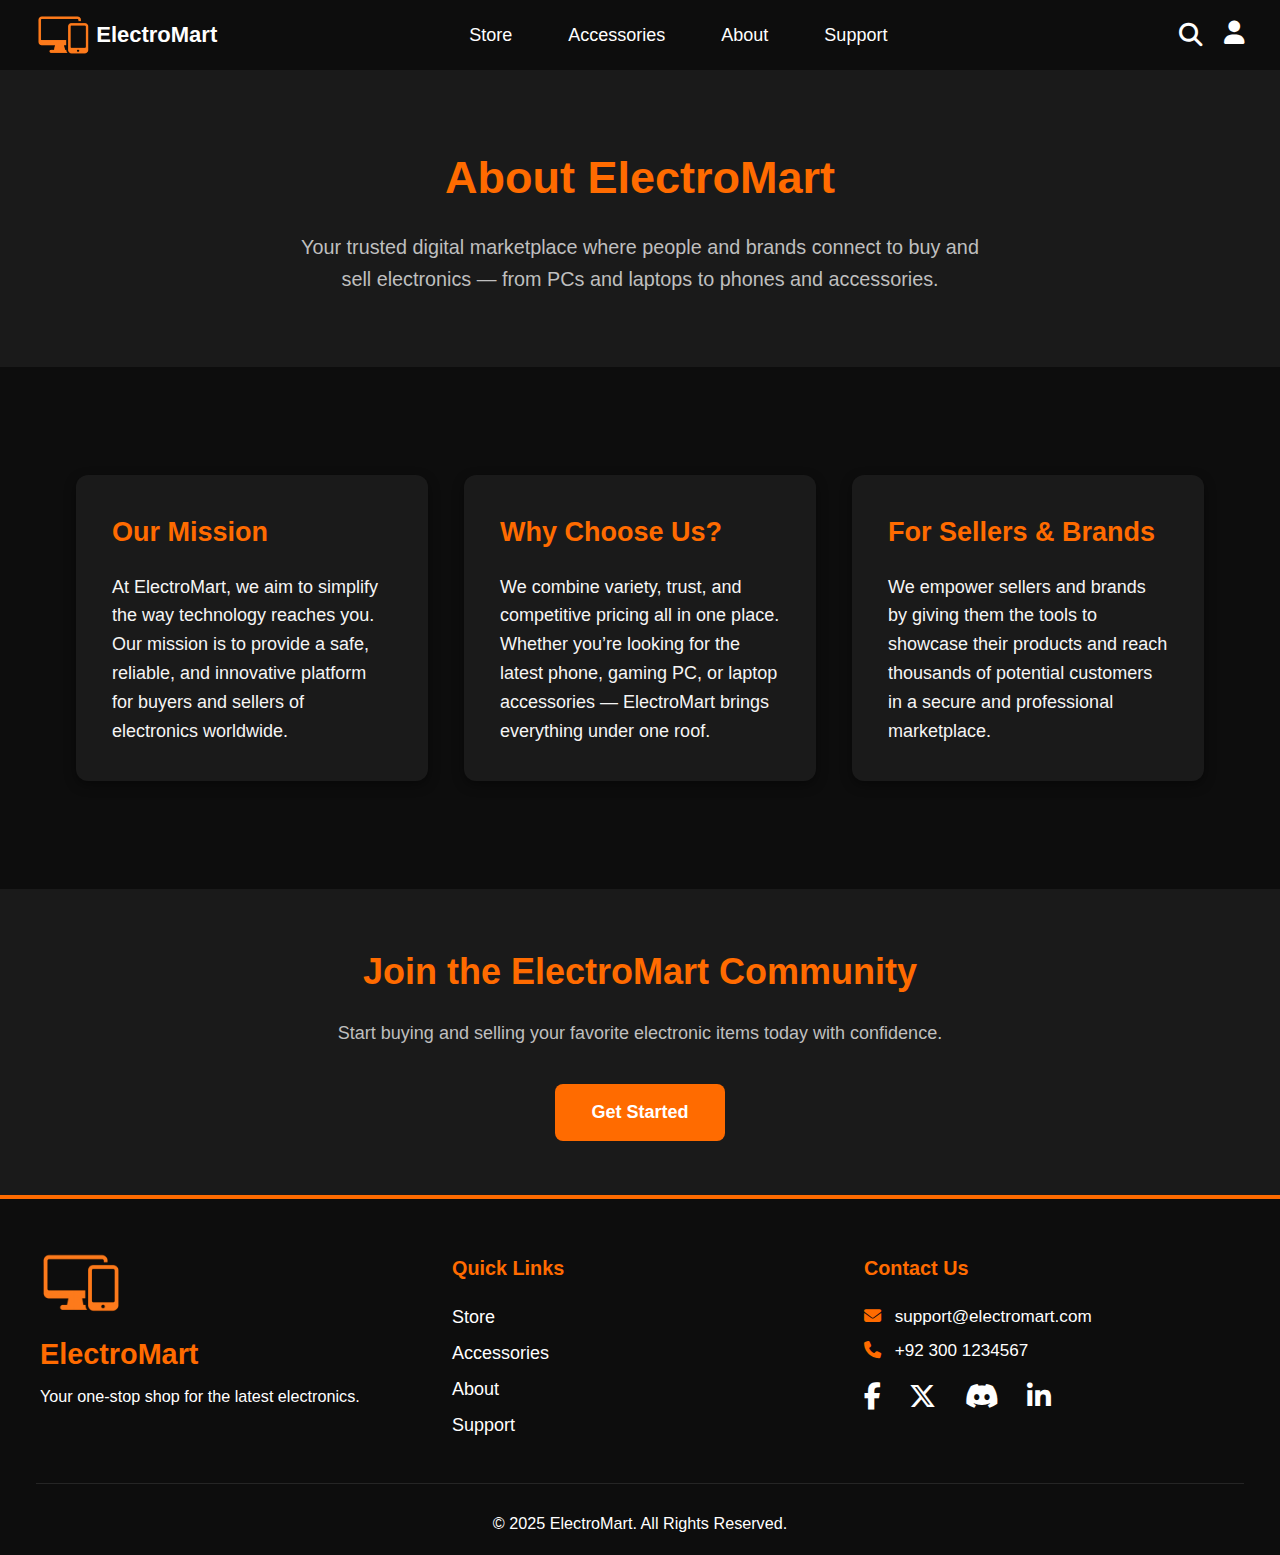
<file: about.html>
<!DOCTYPE html>
<html lang="en">

<head>
    <meta charset="UTF-8">
    <meta name="viewport" content="width=device-width, initial-scale=1.0">
    <title>ElectroMart | About</title>
    <link href="https://fonts.googleapis.com/css2?family=Poppins:wght@400;500;600&display=swap" rel="stylesheet">
    <link rel="stylesheet" href="https://cdnjs.cloudflare.com/ajax/libs/font-awesome/6.7.2/css/all.min.css"
        crossorigin="anonymous">
    <link rel="icon" type="image/png" href="./Images/Logo1.png">
    <link rel="stylesheet" href="./Css/global.css">
    <link rel="stylesheet" href="./Css/about.css">
</head>

<body>
    <nav class="navbar">
        <!-- Left: Logo -->
        <div class="navbar-logo">
            <a href="./index.html">
                <img src="./Images/Logo1.png" alt="ElectroMart Logo" class="navbar-logo-img">
                ElectroMart
            </a>
        </div>

        <!-- Center: Links -->
        <ul class="navbar-links">
            <li><a href="./store.html">Store</a></li>
            <li><a href="./accessories.html">Accessories</a></li>
            <li><a href="./about.html">About</a></li>
            <li><a href="./support.html">Support</a></li>
        </ul>

        <!-- Right:Icons -->
        <div class="navbar-icons">
            <div class="search-container">
                <input type="text" class="search-input" placeholder="Search...">
                <button class="search-btn" aria-label="Search">
                    <i class="fas fa-search"></i>
                </button>
            </div>

            <a href="#" class="icon-link" aria-label="Login">
                <i class="fas fa-user"></i>
            </a>

        </div>
        <div class="login-modal" id="loginModal">
            <div class="login-content">
                <span class="close-modal" id="closeLogin">&times;</span>
                <h2>Login</h2>
                <form>
                    <input type="text" placeholder="Username" required>
                    <input type="password" placeholder="Password" required>
                    <button type="submit">Login</button>
                </form>
            </div>
        </div>
    </nav>

    <!-- Hero Header -->
    <section class="about-header">
        <h1>About ElectroMart</h1>
        <p>Your trusted digital marketplace where people and brands connect to buy and sell electronics — from PCs and
            laptops to phones and accessories.</p>
    </section> 
    
    <!-- About Content -->
    
    <section class="about-section">
        <div class="about-card">
            <h2>Our Mission</h2>
            <p>At ElectroMart, we aim to simplify the way technology reaches you. Our mission is to provide a safe,
                reliable, and innovative platform for buyers and sellers of electronics worldwide.</p>
        </div>
        <div class="about-card">
            <h2>Why Choose Us?</h2>
            <p>We combine variety, trust, and competitive pricing all in one place. Whether you’re looking for the
                latest phone, gaming PC, or laptop accessories — ElectroMart brings everything under one roof.</p>
        </div>
        <div class="about-card">
            <h2>For Sellers & Brands</h2>
            <p>We empower sellers and brands by giving them the tools to showcase their products and reach thousands of
                potential customers in a secure and professional marketplace.</p>
        </div>
    </section> 
    
    <!-- Call to Action -->
    
    <section class="cta-section">
        <h2>Join the ElectroMart Community</h2>
        <p>Start buying and selling your favorite electronic items today with confidence.</p> <a href="#">Get
            Started</a>
    </section>

    <!-- Footer  -->
    <footer class="footer">
        <div class="footer-container">
            <!-- Brand -->
            <div class="footer-brand">
                <img src="./Images/Logo1.png" alt="ElectroMart Logo" class="footer-logo">
                <h3>ElectroMart</h3>
                <p>Your one-stop shop for the latest electronics.</p>
            </div>

            <!-- Quick Links -->
            <div class="footer-links">
                <h4>Quick Links</h4>
                <ul>
                    <li><a href="./store.html">Store</a></li>
                    <li><a href="./accessories.html">Accessories</a></li>
                    <li><a href="./about.html">About</a></li>
                    <li><a href="./support.html">Support</a></li>
                </ul>
            </div>

            <!-- Contact -->
            <div class="footer-contact">
                <h4>Contact Us</h4>
                <p><i class="fas fa-envelope"></i> support@electromart.com</p>
                <p><i class="fas fa-phone"></i> +92 300 1234567</p>
                <div class="footer-socials">
                    <a href="#"><i class="fab fa-facebook-f"></i></a>
                    <a href="https://x.com/areeb20004" target="_blank" rel="noopener noreferrer">
                        <i class="fab fa-x-twitter"></i>
                    </a>
                    <a href="https://discord.gg/ST2KZttK7k" target="_blank" rel="noopener noreferrer">
                        <i class="fab fa-discord"></i>
                    </a>
                    <a href="https://www.linkedin.com/in/areeb-khan0" target="_blank" rel="noopener noreferrer">
                        <i class="fab fa-linkedin-in"></i>
                    </a>
                </div>
            </div>
        </div>

        <div class="footer-bottom">
            <p>&copy; 2025 ElectroMart. All Rights Reserved.</p>
        </div>
    </footer>


    <script src="./Javascript/global.js"></script>

</body>

</html>
</file>
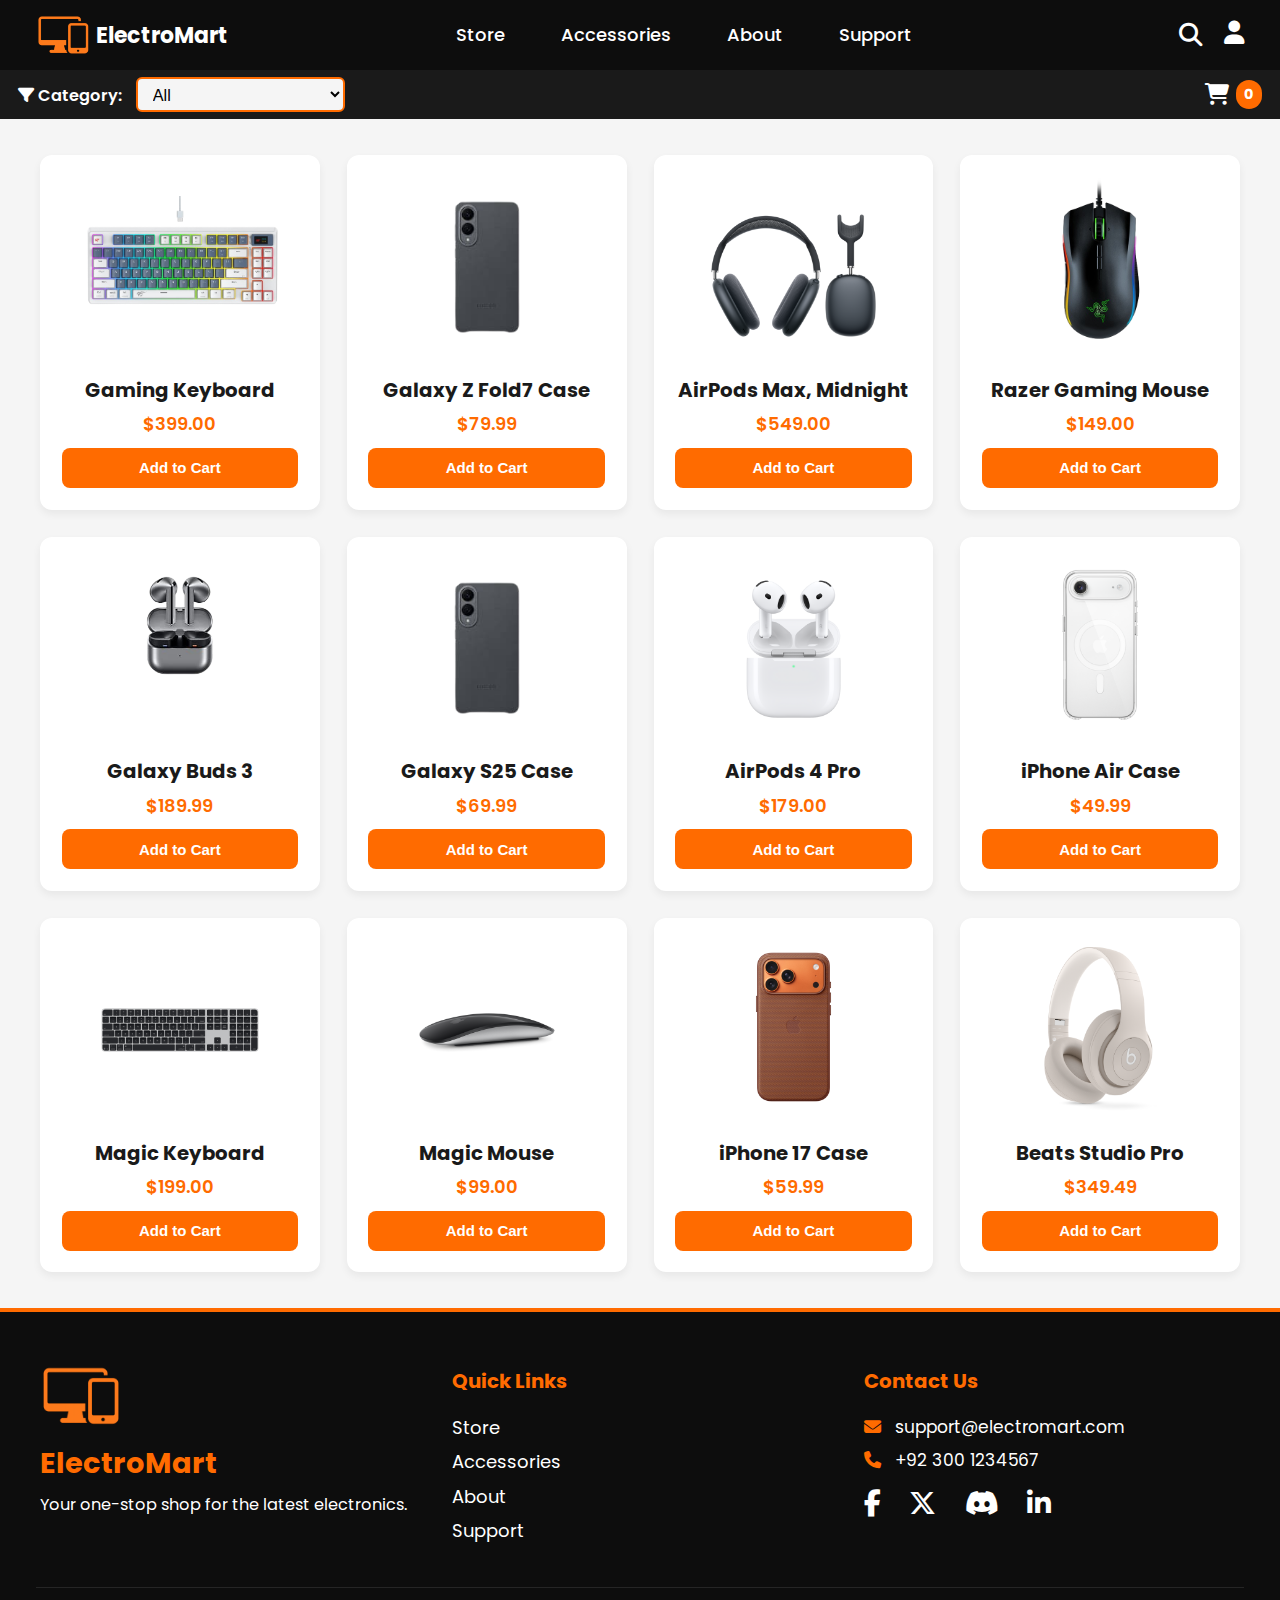
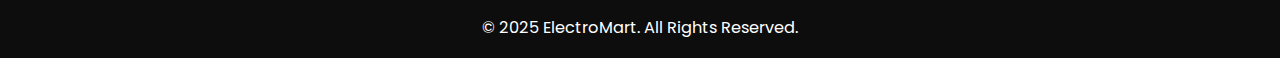
<file: accessories.html>
<!DOCTYPE html>
<html lang="en">

<head>
    <meta charset="UTF-8">
    <meta name="viewport" content="width=device-width, initial-scale=1.0">
    <title>ElectroMart | Accessories</title>
    <link href="https://fonts.googleapis.com/css2?family=Poppins:wght@400;500;600&display=swap" rel="stylesheet">
    <link rel="stylesheet" href="https://cdnjs.cloudflare.com/ajax/libs/font-awesome/6.7.2/css/all.min.css"
        crossorigin="anonymous">
    <link rel="icon" type="image/png" href="./Images/Logo1.png">
    <link rel="stylesheet" href="./Css/global.css">
    <link rel="stylesheet" href="./Css/accessories.css">
</head>

<body>
    <nav class="navbar">
        <!-- Left: Logo -->
        <div class="navbar-logo">
            <a href="./index.html">
                <img src="./Images/Logo1.png" alt="ElectroMart Logo" class="navbar-logo-img">
                ElectroMart
            </a>
        </div>

        <!-- Center: Links -->
        <ul class="navbar-links">
            <li><a href="./store.html">Store</a></li>
            <li><a href="./accessories.html">Accessories</a></li>
            <li><a href="./about.html">About</a></li>
            <li><a href="./support.html">Support</a></li>
        </ul>

        <!-- Right:Icons -->
        <div class="navbar-icons">
            <div class="search-container">
                <input type="text" class="search-input" placeholder="Search...">
                <button class="search-btn" aria-label="Search">
                    <i class="fas fa-search"></i>
                </button>
            </div>

            <a href="#" class="icon-link" aria-label="Login">
                <i class="fas fa-user"></i>
            </a>

        </div>
        <div class="login-modal" id="loginModal">
            <div class="login-content">
                <span class="close-modal" id="closeLogin">&times;</span>
                <h2>Login</h2>
                <form>
                    <input type="text" placeholder="Username" required>
                    <input type="password" placeholder="Password" required>
                    <button type="submit">Login</button>
                </form>
            </div>
        </div>
    </nav>

    <!-- Category Filter Bar -->
    <section class="filter-bar">
        <div class="filter-container">
            <label for="categorySelect"><i class="fas fa-filter"></i> Category:</label>
            <select id="categorySelect">
                <option value="all">All</option>
                <option value="phonec">Phone Cases</option>
                <option value="ca">Computer Accessories</option>
                <option value="wear">Wearables</option>
            </select>
        </div>

        <!--  Cart Icon + Counter -->
        <div class="cart-container">
            <i class="fas fa-shopping-cart"></i>
            <span id="cartCount">0</span>
        </div>
    </section>

    <!-- Accessories Grid -->
    <main class="accessories">
        <div class="product-grid">
            <div class="product-card" data-category="ca" id="a1">
                <img src="./Accessories-img/Gaming Keyboard.png" alt="White gaming keyboard">
                <h3>Gaming Keyboard</h3>
                <p>$399.00</p>
                <button class="btn-primary">Add to Cart</button>
            </div>

            <div class="product-card" data-category="phonec" id="a2">
                <img src="./Accessories-img/Samsung cASE.png " alt="Samsung Fold Case">
                <h3>Galaxy Z Fold7 Case</h3>
                <p>$79.99</p>
                <button class="btn-primary">Add to Cart</button>
            </div>

            <div class="product-card" data-category="wear" id="a3">
                <img src="./Accessories-img/Black headphones.png" alt="AirPods Max, Midnight">
                <h3>AirPods Max, Midnight</h3>
                <p>$549.00</p>
                <button class="btn-primary">Add to Cart</button>
            </div>

            <div class="product-card" data-category="ca" id="a4">
                <img src="./Accessories-img/Gaming mouse.png" alt="Razer Gaming Mouse">
                <h3>Razer Gaming Mouse</h3>
                <p>$149.00</p>
                <button class="btn-primary">Add to Cart</button>
            </div>

            <div class="product-card" data-category="wear" id="a5">
                <img src="./Accessories-img/Black Ear buds.png" alt="Samsung black Earbuds">
                <h3>Galaxy Buds 3</h3>
                <p>$189.99</p>
                <button class="btn-primary">Add to Cart</button>
            </div>

            <div class="product-card" data-category="phonec" id="a6">
                <img src="./Accessories-img/Samsung cASE.png" alt="Samgsung Case">
                <h3>Galaxy S25 Case</h3>
                <p>$69.99</p>
                <button class="btn-primary">Add to Cart</button>
            </div>
            <div class="product-card" data-category="wear" id="a7">
                <img src="./Accessories-img/Airpods 45.png" alt="Airpods 4 ">
                <h3>AirPods 4 Pro</h3>
                <p>$179.00</p>
                <button class="btn-primary">Add to Cart</button>
            </div>
            <div class="product-card" data-category="phonec" id="a8">
                <img src="./Accessories-img/White Iphone Air case.png" alt="Iphone Air Case">
                <h3>iPhone Air Case</h3>
                <p>$49.99</p>
                <button class="btn-primary">Add to Cart</button>
            </div>
            <div class="product-card" data-category="ca" id="a9">
                <img src="./Accessories-img/Mac keyboard.png" alt="Mac Keyboard">
                <h3>Magic Keyboard</h3>
                <p>$199.00</p>
                <button class="btn-primary">Add to Cart</button>
            </div>
            <div class="product-card" data-category="ca" id="a10">
                <img src="./Accessories-img/Mac Mouse.png" alt="Mac Mouse">
                <h3>Magic Mouse</h3>
                <p>$99.00</p>
                <button class="btn-primary">Add to Cart</button>
            </div>
            <div class="product-card" data-category="phonec" id="a11">
                <img src="./Images/MGFC4.png" alt="Iphone Case">
                <h3>iPhone 17 Case</h3>
                <p>$59.99</p>
                <button class="btn-primary">Add to Cart</button>
            </div>
            <div class="product-card" data-category="wear" id="a12">
                <img src="./Accessories-img/White Headphones.png" alt="Beats white airpods">
                <h3>Beats Studio Pro</h3>
                <p>$349.49</p>
                <button class="btn-primary">Add to Cart</button>
            </div>
        </div>
    </main>

    <!-- Footer  -->
    <footer class="footer">
        <div class="footer-container">
            <!-- Brand -->
            <div class="footer-brand">
                <img src="./Images/Logo1.png" alt="ElectroMart Logo" class="footer-logo">
                <h3>ElectroMart</h3>
                <p>Your one-stop shop for the latest electronics.</p>
            </div>

            <!-- Quick Links -->
            <div class="footer-links">
                <h4>Quick Links</h4>
                <ul>
                    <li><a href="./store.html">Store</a></li>
                    <li><a href="./accessories.html">Accessories</a></li>
                    <li><a href="./about.html">About</a></li>
                    <li><a href="./support.html">Support</a></li>
                </ul>
            </div>

            <!-- Contact -->
            <div class="footer-contact">
                <h4>Contact Us</h4>
                <p><i class="fas fa-envelope"></i> support@electromart.com</p>
                <p><i class="fas fa-phone"></i> +92 300 1234567</p>
                <div class="footer-socials">
                    <a href="#"><i class="fab fa-facebook-f"></i></a>
                    <a href="https://x.com/areeb20004" target="_blank" rel="noopener noreferrer">
                        <i class="fab fa-x-twitter"></i>
                    </a>
                    <a href="https://discord.gg/ST2KZttK7k" target="_blank" rel="noopener noreferrer">
                        <i class="fab fa-discord"></i>
                    </a>
                    <a href="https://www.linkedin.com/in/areeb-khan0" target="_blank" rel="noopener noreferrer">
                        <i class="fab fa-linkedin-in"></i>
                    </a>
                </div>
            </div>
        </div>

        <div class="footer-bottom">
            <p>&copy; 2025 ElectroMart. All Rights Reserved.</p>
        </div>
    </footer>


    <script src="./Javascript/global.js"></script>
    <script src="./Javascript/accessories.js"></script>

</body>

</html>
</file>
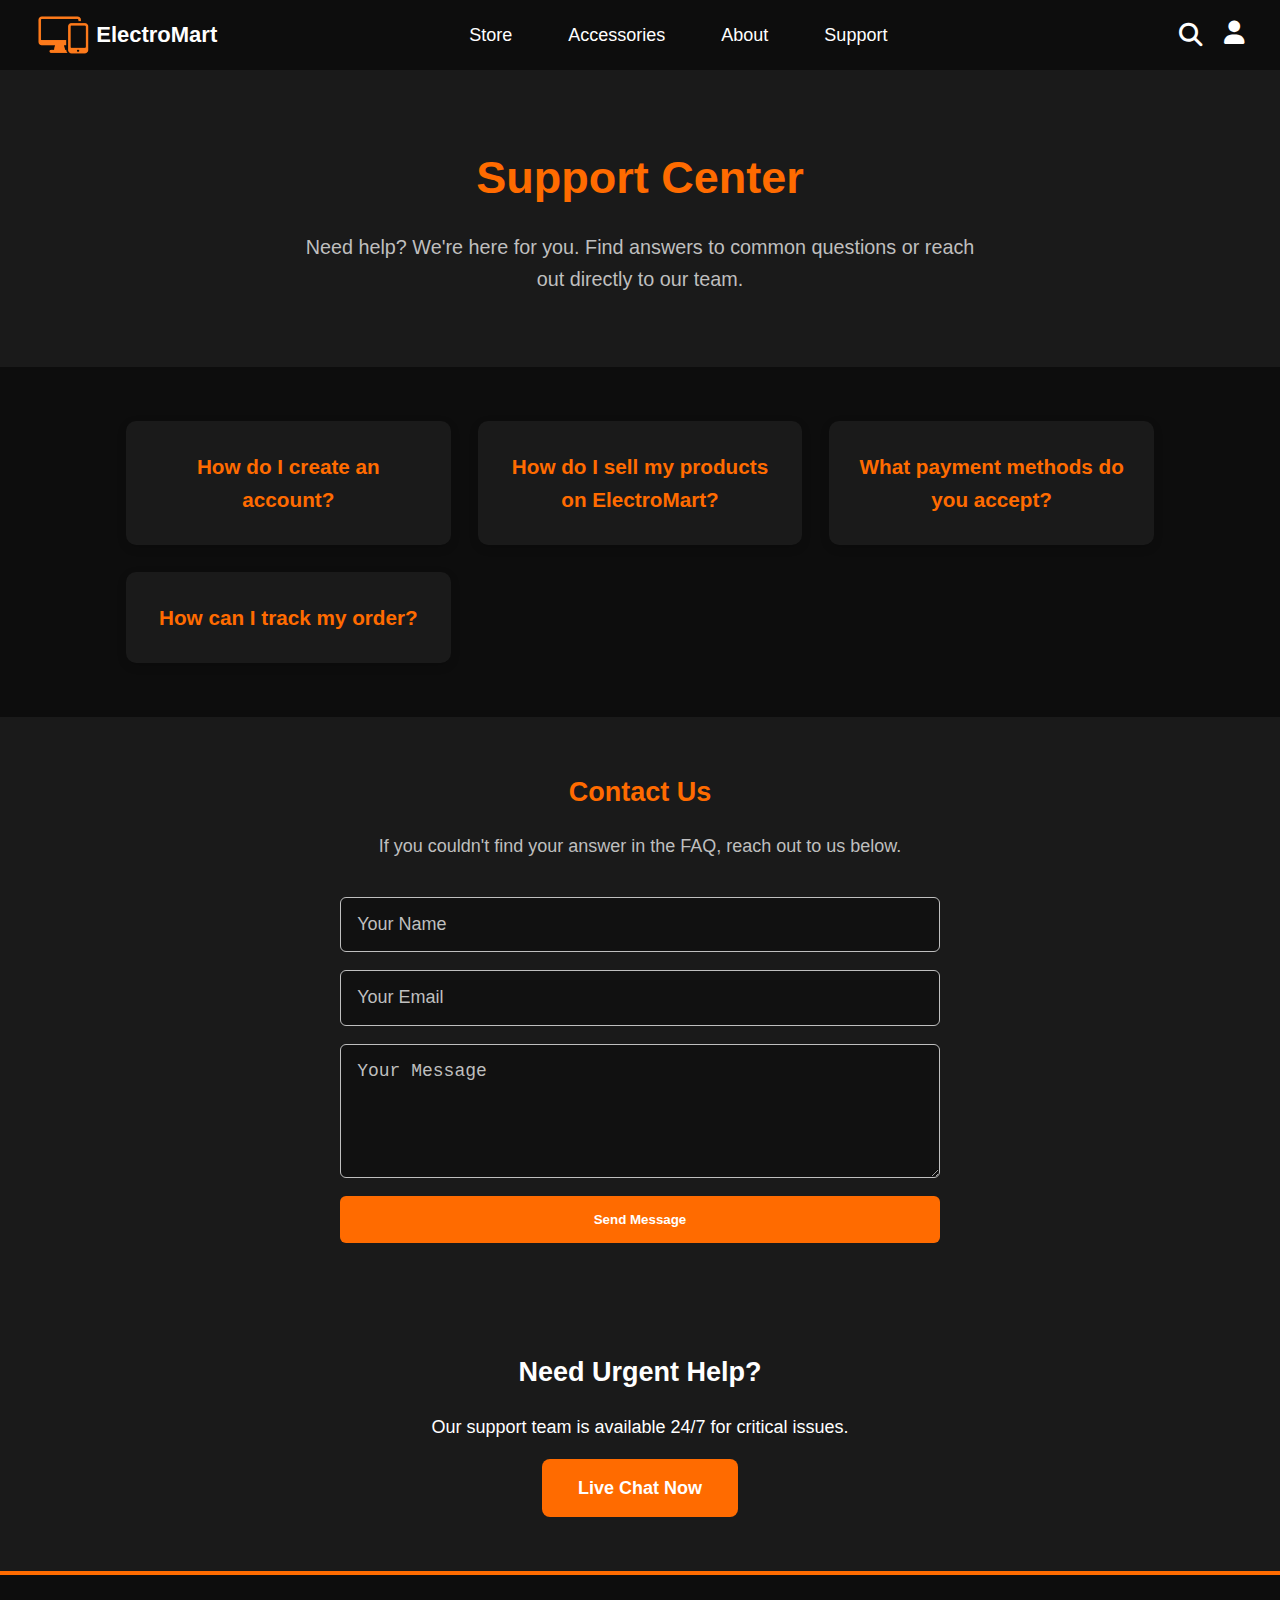
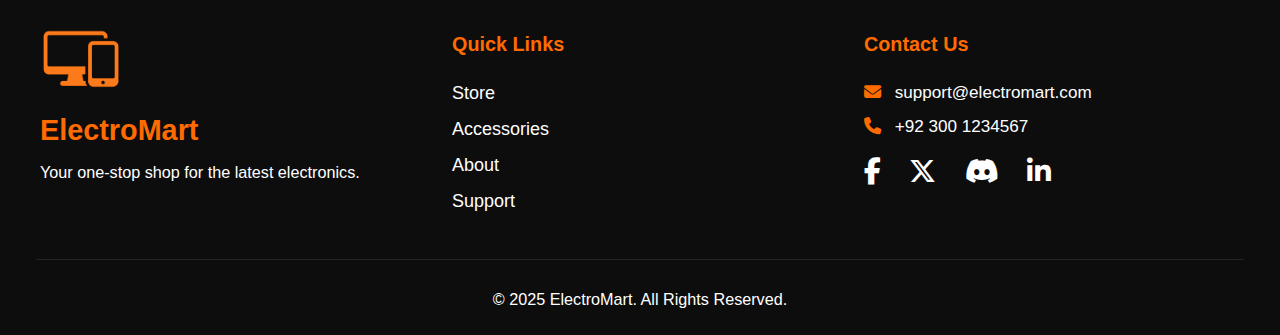
<file: support.html>
<!DOCTYPE html>
<html lang="en">

<head>
    <meta charset="UTF-8">
    <meta name="viewport" content="width=device-width, initial-scale=1.0">
    <title>ElectroMart | Support </title>
    <link href="https://fonts.googleapis.com/css2?family=Poppins:wght@400;500;600&display=swap" rel="stylesheet">
    <link rel="stylesheet" href="https://cdnjs.cloudflare.com/ajax/libs/font-awesome/6.7.2/css/all.min.css"
        crossorigin="anonymous">
    <link rel="icon" type="image/png" href="./Images/Logo1.png">
    <link rel="stylesheet" href="./Css/global.css">
    <link rel="stylesheet" href="./Css/support.css">
</head>

<body>
    <nav class="navbar">
        <!-- Left: Logo -->
        <div class="navbar-logo">
            <a href="./index.html">
                <img src="./Images/Logo1.png" alt="ElectroMart Logo" class="navbar-logo-img">
                ElectroMart
            </a>
        </div>

        <!-- Center: Links -->
        <ul class="navbar-links">
            <li><a href="./store.html">Store</a></li>
            <li><a href="./accessories.html">Accessories</a></li>
            <li><a href="./about.html">About</a></li>
            <li><a href="./support.html">Support</a></li>
        </ul>

        <!-- Right:Icons -->
        <div class="navbar-icons">
            <div class="search-container">
                <input type="text" class="search-input" placeholder="Search...">
                <button class="search-btn" aria-label="Search">
                    <i class="fas fa-search"></i>
                </button>
            </div>

            <a href="#" class="icon-link" aria-label="Login">
                <i class="fas fa-user"></i>
            </a>

        </div>
        <div class="login-modal" id="loginModal">
            <div class="login-content">
                <span class="close-modal" id="closeLogin">&times;</span>
                <h2>Login</h2>
                <form>
                    <input type="text" placeholder="Username" required>
                    <input type="password" placeholder="Password" required>
                    <button type="submit">Login</button>
                </form>
            </div>
        </div>
    </nav>

    <!-- Header -->
    <section class="support-header">
        <h1>Support Center</h1>
        <p>Need help? We're here for you. Find answers to common questions or reach out directly to our team.</p>
    </section>
    <!-- FAQ Section -->
    <section class="faq-section">
        <div class="faq-item"
            data-answer="Click on the Sign Up button at the top-right of the page and fill out the form with your details.">
            <p class="faq-question">How do I create an account?</p>
        </div>
        <div class="faq-item"
            data-answer="Register as a seller by selecting 'Become a Seller' in your account dashboard and follow the setup steps.">
            <p class="faq-question">How do I sell my products on ElectroMart?</p>
        </div>
        <div class="faq-item" data-answer="We support credit/debit cards, PayPal, and secure wallet payments.">
            <p class="faq-question">What payment methods do you accept?</p>
        </div>
        <div class="faq-item"
            data-answer="Go to 'My Orders' in your profile to view shipping updates and tracking details.">
            <p class="faq-question">How can I track my order?</p>
        </div>
    </section> 
    
    <!-- FAQ Modal -->
    <div class="faq-modal" id="faqModal">
        <div class="faq-modal-content"> <span class="faq-close">&times;</span>
            <h3 class="faq-modal-question"></h3>
            <p class="faq-modal-answer"></p>
        </div>
    </div>
    <!-- Contact Form -->
    <section class="contact-section">
        <h2>Contact Us</h2>
        <p>If you couldn't find your answer in the FAQ, reach out to us below.</p>
        <form class="contact-form"> <input type="text" placeholder="Your Name" required> <input type="email"
                placeholder="Your Email" required> <textarea rows="5" placeholder="Your Message" required></textarea>
            <button type="submit">Send Message</button>
        </form>
    </section>
    <!-- Footer CTA -->
    <section class="cta-section">
        <h2>Need Urgent Help?</h2>
        <p>Our support team is available 24/7 for critical issues.</p> <a href="#">Live Chat Now</a>
    </section>
    <!-- Footer  -->
    <footer class="footer">
        <div class="footer-container">
            <!-- Brand -->
            <div class="footer-brand">
                <img src="./Images/Logo1.png" alt="ElectroMart Logo" class="footer-logo">
                <h3>ElectroMart</h3>
                <p>Your one-stop shop for the latest electronics.</p>
            </div>

            <!-- Quick Links -->
            <div class="footer-links">
                <h4>Quick Links</h4>
                <ul>
                    <li><a href="./store.html">Store</a></li>
                    <li><a href="./accessories.html">Accessories</a></li>
                    <li><a href="./about.html">About</a></li>
                    <li><a href="./support.html">Support</a></li>
                </ul>
            </div>

            <!-- Contact -->
            <div class="footer-contact">
                <h4>Contact Us</h4>
                <p><i class="fas fa-envelope"></i> support@electromart.com</p>
                <p><i class="fas fa-phone"></i> +92 300 1234567</p>
                <div class="footer-socials">
                    <a href="#"><i class="fab fa-facebook-f"></i></a>
                    <a href="https://x.com/areeb20004" target="_blank" rel="noopener noreferrer">
                        <i class="fab fa-x-twitter"></i>
                    </a>
                    <a href="https://discord.gg/ST2KZttK7k" target="_blank" rel="noopener noreferrer">
                        <i class="fab fa-discord"></i>
                    </a>
                    <a href="https://www.linkedin.com/in/areeb-khan0" target="_blank" rel="noopener noreferrer">
                        <i class="fab fa-linkedin-in"></i>
                    </a>
                </div>
            </div>
        </div>

        <div class="footer-bottom">
            <p>&copy; 2025 ElectroMart. All Rights Reserved.</p>
        </div>
    </footer>


    <script src="./Javascript/global.js"></script>
    <script src="./Javascript/support.js"></script>

</body>

</html>
</file>
<file: Css/global.css>
* {
  margin: 0;
  padding: 0;
  box-sizing: border-box;
}

html {
  font-size: 18px;
  font-family: 'Poppins', sans-serif;
}

body {
  min-height: 100vh;
  background-color: var(--color-light);
  display: flex;
  flex-direction: column;
}

/* THEME */
:root {
  /* 🌐 Core Colors */
  --color-primary: #FF6B00;
  /* Vibrant Orange - Highlights, buttons */
  --color-secondary: #0D0D0D;
  /* Jet Black - Navbar background */
  --color-accent: #BFBFBF;
  /* Cool Gray - Borders, subtle UI */

  /* ⚪ Neutrals */
  --color-light: #F5F5F5;
  /* Light Grayish white background */
  --color-dark: #1A1A1A;
  /* Dark gray for cards/sections */
  --color-white: #FFFFFF;
  /* Pure white for text/icons */

  /* Optional States */
  --color-primary-hover: #E65C00;
  /* Slightly darker orange */
  --color-primary-active: #CC5200;
  /* Active click state */
}

/* NAVBAR */
.navbar {
  background-color: var(--color-secondary);
  display: flex;
  justify-content: space-between;
  align-items: center;
  padding: 0.8rem 2rem;
  position: sticky;
  top: 0;
  z-index: 100;
  height: 70px;
}

.navbar-logo a {
  display: flex;
  font-size: 22px;
  align-items: center;
  color: var(--color-white);
  text-decoration: none;
  font-weight: bolder;
}

.navbar-logo-img {
  height: 40px;
  margin-right: 6px;
}

/* Center Links */
.navbar-links {
  list-style: none;
  display: flex;
  gap: 2rem;
}

.navbar-links a {
  position: relative;
  color: var(--color-white);
  text-decoration: none;
  font-weight: 500;
  font-size: 1rem;
  display: inline-block;
  height: 100%;
  line-height: 68px;
  padding: 0 10px;
  transition: color 0.3s;
}

.navbar-links a::after {
  content: "";
  position: absolute;
  bottom: 0;
  left: 50%;
  width: 0;
  height: 3px;
  background-color: var(--color-primary);
  transform: translateX(-50%);
  transition: width 0.3s;
}

.navbar-links a:hover {
  color: var(--color-primary);
}

.navbar-links a:hover::after {
  width: 100%;
}

/* Right Icons */
.navbar-icons {
  display: flex;
  gap: 1.2rem;
}

.icon-link {
  color: var(--color-white);
  font-size: 1.3rem;
  transition: color 0.2s ease, transform 0.2s ease;
}

.icon-link:hover {
  color: var(--color-primary);
  transform: scale(1.1);
}

/* Seacrh bar  */

.search-container {
  position: relative;
  display: flex;
  align-items: center;
}

.search-input {
  width: 0;
  opacity: 0;
  padding: 0 14px;
  height: 40px;
  border: 2px solid var(--color-primary);
  border-radius: 999px;
  outline: none;
  background: var(--color-white);
  color: var(--color-dark);
  font-size: 0.95rem;
  transition: width 0.4s ease, opacity 0.4s ease;
}

.search-container.active .search-input {
  width: 250px;
  opacity: 1;
}

.search-btn {
  background: none;
  border: none;
  color: var(--color-white);
  font-size: 1.3rem;
  cursor: pointer;
  margin-left: 8px;
  transition: color 0.2s ease, transform 0.2s ease;
}

.search-btn:hover {
  color: var(--color-primary);
  transform: scale(1.1);

}

/* Login  */

.login-modal {
  position: fixed;
  top: 0;
  left: 0;
  width: 100%;
  height: 100%;
  background: rgba(0, 0, 0, 0.6);
  display: flex;
  justify-content: center;
  align-items: center;
  visibility: hidden;
  opacity: 0;
  transition: opacity 0.3s ease;
  z-index: 200;
}

.login-modal.active {
  visibility: visible;
  opacity: 1;
}

.login-content {
  background: var(--color-light);
  padding: 2rem;
  border-radius: 12px;
  width: 320px;
  text-align: center;
  position: relative;
}

.login-content h2 {
  margin-bottom: 1.2rem;
  color: var(--color-dark);
}

.login-content input {
  width: 90%;
  padding: 0.7rem;
  margin: 0.5rem 0;
  border: 2px solid var(--color-primary);
  border-radius: 8px;
  font-size: 0.95rem;
  outline: none;
}

.login-content button {
  width: 95%;
  padding: 0.8rem;
  margin-top: 1rem;
  background: var(--color-primary);
  border: none;
  color: var(--color-white);
  font-size: 1rem;
  font-weight: 600;
  border-radius: 8px;
  cursor: pointer;
  transition: background 0.3s;
}

.login-content button:hover {
  background: var(--color-primary-hover);
}

.close-modal {
  position: absolute;
  top: 10px;
  right: 14px;
  font-size: 1.5rem;
  color: var(--color-dark);
  cursor: pointer;
}


/*  Footer  */
.footer {
  border-top: 4px solid var(--color-primary);
  background: var(--color-secondary);
  color: var(--color-white);
  padding: 3rem 2rem 1rem;
  margin-top: auto;

}

.footer-container {
  display: grid;
  grid-template-columns: repeat(auto-fit, minmax(220px, 1fr));
  gap: 2rem;
  max-width: 1200px;
  margin: auto;
}

.footer-brand h3 {
  font-size: 1.6rem;
  margin-top: 0.5rem;
  color: var(--color-primary);
}

.footer-brand p {
  font-size: 0.9rem;
  margin-top: 0.4rem;
  color: var(--color-white);
}

.footer-logo {
  height: 60px;
}

.footer-links h4,
.footer-contact h4 {
  margin-bottom: 1rem;
  font-size: 1.1rem;
  color: var(--color-primary);
}

.footer-links ul {
  list-style: none;
}

.footer-links li {
  margin: 0.4rem 0;
}

.footer-links a {
  color: var(--color-white);
  text-decoration: none;
  transition: color 0.3s;
}

.footer-links a:hover {
  color: var(--color-primary);
}

.footer-contact p {
  margin: 0.4rem 0;
  color: var(--color-white);
  font-size: 0.95rem;
}

.footer-contact i {
  margin-right: 0.5rem;
  color: var(--color-primary);
}

.footer-socials {
  margin-top: 0.6rem;
}

footer .footer-socials a {
  color: var(--color-white);
  display: inline-block;
  font-size: 1.5rem;
  margin-right: 0.8rem;
  transition: color 0.3s ease, transform 0.2s ease;
}

footer .footer-socials a i {
  color: inherit;
  transition: color 0.3s ease, transform 0.2s ease;
}

footer .footer-socials a:hover,
footer .footer-socials a:focus {
  color: var(--color-primary);
  transform: scale(1.1);
  outline: none;
}

footer .footer-socials a:focus-visible {
  box-shadow: 0 0 0 3px rgba(255, 107, 0, 0.15);
  border-radius: 6px;
}

.footer-bottom {
  text-align: center;
  padding-top: 1.5rem;
  border-top: 1px solid rgba(255, 255, 255, 0.1);
  margin-top: 2rem;
}

.footer-bottom p {
  color: var(--color-white);
  font-size: 0.9rem;
}

@media (max-width: 768px) {
  html {
    font-size: 16px;
  }

  .navbar {
    flex-direction: column;
    align-items: center;
    padding: 0.8rem 1rem;
    height: auto;
    text-align: center;
  }

  .navbar-logo {
    justify-content: center;
    margin-bottom: 0.6rem;
  }

  .navbar-icons {
    position: absolute;
    right: 1rem;
    top: 1rem;
    display: flex;
    align-items: center;
    gap: 0.6rem;
  }

  .icon-link,
  .search-btn {
    font-size: 1.2rem;
  }

  .search-container.active .search-input {
    width: 130px;
  }

  .navbar-links {
    display: flex;
    flex-direction: row;
    justify-content: center;
    gap: 1.2rem;
    flex-wrap: nowrap;
    overflow-x: auto;
    padding: 0.5rem 0;
    width: 100%;
  }

  .navbar-links a {
    line-height: normal;
    padding: 0.4rem 0;
    font-size: 0.95rem;
    white-space: nowrap;
  }

  .navbar-links a::after {
    display: none;
  }

  .login-content {
    width: 85%;
    padding: 1.5rem;
  }

  .footer-container {
    grid-template-columns: 1fr;
    text-align: center;
  }

  .footer-brand,
  .footer-links,
  .footer-contact {
    margin-bottom: 1.5rem;
  }

  .footer-logo {
    margin: 0 auto;
  }

  .footer-socials {
    justify-content: center;
  }

  .footer-bottom {
    margin-top: 1rem;
  }

  .footer-links ul {
    display: flex;
    justify-content: center;
    flex-wrap: wrap;
    gap: 1rem;
  }

  .footer-links li {
    margin: 0;
  }
}

html,
body {
  overflow-x: hidden;
  max-width: 100%;
}
</file>
<file: Css/about.css>
body {
    font-family: 'Segoe UI', Tahoma, Geneva, Verdana, sans-serif;
    margin: 0;
    background-color: var(--color-secondary);
    color: var(--color-white);
    line-height: 1.6;
}

.about-header {
    text-align: center;
    padding: 4rem 2rem;
    background: var(--color-dark);
}

.about-header h1 {
    font-size: 2.5rem;
    color: var(--color-primary);
    margin-bottom: 1rem;
}

.about-header p {
    max-width: 700px;
    margin: auto;
    color: var(--color-accent);
    font-size: 1.1rem;
}

.about-section {
    max-width: 1200px;
    margin: 4rem auto;
    padding: 2rem;
    display: grid;
    grid-template-columns: repeat(auto-fit, minmax(300px, 1fr));
    gap: 2rem;
}

.about-card {
    background: var(--color-dark);
    padding: 2rem;
    border-radius: 12px;
    box-shadow: 0 4px 12px rgba(0, 0, 0, 0.4);
    transition: transform 0.3s ease;
    cursor: pointer;
}

.about-card:hover {
    transform: translateY(-6px);
}

.about-card h2 {
    color: var(--color-primary);
    margin-bottom: 1rem;
}

.about-card p {
    color: var(--color-light);
    font-size: 1rem;
}

.cta-section {
    text-align: center;
    padding: 3rem 2rem;
    background: var(--color-dark);
}

.cta-section h2 {
    font-size: 2rem;
    margin-bottom: 1rem;
    color: var(--color-primary);
}

.cta-section p {
    color: var(--color-accent);
    margin-bottom: 2rem;
}

.cta-section a {
    display: inline-block;
    padding: 0.8rem 2rem;
    background: var(--color-primary);
    color: var(--color-white);
    text-decoration: none;
    border-radius: 8px;
    font-weight: bold;
    transition: background 0.3s ease;
}

.cta-section a:hover {
    background: var(--color-primary-hover);
}

@media (max-width: 900px) {
    .about-section {
        grid-template-columns: repeat(auto-fit, minmax(220px, 1fr));
        gap: 1rem;
    }

    .about-card {
        padding: 1.2rem;
    }

    .about-card h2 {
        font-size: 1.2rem;
    }

    .about-card p {
        font-size: 0.9rem;
    }
}

@media (max-width: 600px) {
    .about-section {
        grid-template-columns: 1fr;
        gap: 1rem;
    }

    .about-card {
        padding: 1rem;
    }

    .about-card h2 {
        font-size: 1.1rem;
    }

    .about-card p {
        font-size: 0.85rem;
    }
}
</file>
<file: Css/accessories.css>
/* Category Bar */
.filter-bar {
    background: var(--color-dark);
    padding: 0.4rem 1rem;
    display: flex;
    justify-content: flex-start;
    align-items: center;
}

.filter-container label {
    color: var(--color-white);
    margin-right: 0.5rem;
    font-weight: 600;
    font-size: 0.9rem;
}

.filter-container select {
    padding: 0.3rem 0.6rem;
    border: 2px solid var(--color-primary);
    border-radius: 6px;
    background: var(--color-light);
    font-size: 0.9rem;
    outline: none;
    cursor: pointer;
}

/* Cart Icon */
.cart-container {
    margin-left: auto;
    display: flex;
    align-items: center;
    color: var(--color-white);
    font-size: 1.2rem;
    cursor: pointer;
    position: relative;
}

#cartCount {
    background: var(--color-primary);
    color: var(--color-white);
    font-size: 0.8rem;
    font-weight: 700;
    border-radius: 999px;
    padding: 0.2rem 0.45rem;
    margin-left: 0.4rem;
    transition: background 0.3s ease;
}

/* Added to Cart Button State */
.product-card button.added {
    background: #2ecc71;
}

.product-card button.added:hover {
    background: #27ae60;
}

/* Accessories Grid */
.accessories {
    padding: 2rem;
    background: var(--color-light);
}

.product-grid {
    display: grid;
    grid-template-columns: repeat(auto-fit, minmax(240px, 1fr));
    gap: 1.5rem;
    max-width: 1200px;
    margin: auto;
}

.product-card {
    background: var(--color-white);
    padding: 1.2rem;
    border-radius: 12px;
    box-shadow: 0 4px 8px rgba(0, 0, 0, 0.06);
    text-align: center;
    transition: transform 0.3s ease, box-shadow 0.3s ease;
    display: flex;
    flex-direction: column;
    justify-content: space-between;
}

.product-card img {
    width: 100%;
    height: 180px;
    object-fit: contain;
    margin-bottom: 1rem;
}

.product-card h3 {
    font-size: 1.1rem;
    margin-bottom: 0.3rem;
    color: var(--color-dark);
}

.product-card p {
    color: var(--color-primary);
    font-weight: 600;
    margin-bottom: 0.6rem;
}

.product-card button {
    padding: 0.6rem 1.2rem;
    width: 100%;
    min-height: 40px;
    border: none;
    background: var(--color-primary);
    color: var(--color-white);
    font-size: 15px;
    border-radius: 8px;
    font-weight: 600;
    cursor: pointer;
    transition: background 0.3s ease;
}


.product-card button:hover {
    background: var(--color-primary-hover);
}

.product-card:hover {
    transform: translateY(-6px);
    box-shadow: 0 8px 16px rgba(0, 0, 0, 0.4);
}

@media (max-width: 1024px) {
    .product-grid {
        grid-template-columns: repeat(3, 1fr);
        gap: 1rem;
    }

    .product-card img {
        height: 160px;
    }
}

@media (max-width: 768px) {
    .product-grid {
        grid-template-columns: repeat(3, 1fr);
        gap: 0.8rem;
    }

    .product-card {
        padding: 0.9rem;
        border-radius: 10px;
    }

    .product-card img {
        height: 130px;
        margin-bottom: 0.7rem;
    }

    .product-card h3 {
        font-size: 0.95rem;
    }

    .product-card p {
        font-size: 0.9rem;
    }

    .product-card button {
        font-size: 0.85rem;
        padding: 0.45rem;
    }
}

@media (max-width: 480px) {
    .product-grid {
        grid-template-columns: repeat(3, 1fr);
        gap: 0.6rem;
    }

    .product-card {
        padding: 0.7rem;
        border-radius: 8px;
    }

    .product-card img {
        height: 100px;
        margin-bottom: 0.5rem;
    }

    .product-card h3 {
        font-size: 0.85rem;
    }

    .product-card p {
        font-size: 0.8rem;
    }

    .product-card button {
        font-size: 0.75rem;
        padding: 0.35rem;
    }
}
</file>
<file: Css/support.css>
body {
    font-family: 'Segoe UI', Tahoma, Geneva, Verdana, sans-serif;
    margin: 0;
    background-color: var(--color-secondary);
    color: var(--color-dark);
    line-height: 1.6;
}

/* Header */
.support-header {
    text-align: center;
    padding: 4rem 2rem;
    background: var(--color-dark);
}

.support-header h1 {
    font-size: 2.5rem;
    color: var(--color-primary);
    margin-bottom: 1rem;
}

.support-header p {
    max-width: 700px;
    margin: auto;
    color: var(--color-accent);
    font-size: 1.1rem;
}

/* FAQ Section */
.faq-section {
    max-width: 1100px;
    margin: 3rem auto;
    padding: 0 2rem;
    display: grid;
    grid-template-columns: repeat(auto-fit, minmax(250px, 1fr));
    gap: 1.5rem;
}

.faq-item {
    background: var(--color-dark);
    padding: 1.6rem;
    border-radius: 10px;
    text-align: center;
    cursor: pointer;
    transition: transform 0.2s ease, background 0.3s ease;
    box-shadow: 0 3px 10px rgba(0, 0, 0, 0.15);
}

.faq-item:hover {
    transform: translateY(-4px);
    background: #222;
}

.faq-question {
    margin: 0;
    font-weight: bold;
    color: var(--color-primary);
    font-size: 1.15rem;
}

/* Modal Style */
.faq-modal {
    display: none;
    position: fixed;
    z-index: 1000;
    left: 0;
    top: 0;
    width: 100%;
    height: 100%;
    background: rgba(0, 0, 0, 0.6);
    display: flex;
    align-items: center;
    justify-content: center;
}

.faq-modal-content {
    background: var(--color-white);
    color: var(--color-dark);
    padding: 2rem;
    border-radius: 12px;
    max-width: 500px;
    width: 90%;
    text-align: left;
    animation: fadeIn 0.3s ease;
    position: relative;
}


.faq-modal-content h3 {
    margin-top: 0;
    color: var(--color-primary);
}

.faq-modal-content p {
    margin-top: 0.8rem;
}

.faq-close {
    position: absolute;
    top: 10px;
    right: 16px;
    font-size: 1.5rem;
    color: var(--color-accent);
    cursor: pointer;
    transition: color 0.2s ease;
}

.faq-close:hover {
    color: var(--color-primary);
}

#faqModal {
    display: none;
    position: fixed;
    top: 0;
    left: 0;
    width: 100%;
    height: 100%;
    background-color: rgba(0, 0, 0, 0.6);
    justify-content: center;
    align-items: center;
    z-index: 9999;
}


@keyframes fadeIn {
    from {
        opacity: 0;
        transform: scale(0.95);
    }

    to {
        opacity: 1;
        transform: scale(1);
    }
}

/* Contact Form */
.contact-section {
    background: var(--color-dark);
    padding: 3rem 2rem;
    text-align: center;
}

.contact-section h2 {
    color: var(--color-primary);
    margin-bottom: 1rem;
}

.contact-section p {
    color: var(--color-accent);
    margin-bottom: 2rem;
}

.contact-form {
    max-width: 600px;
    margin: auto;
    display: flex;
    flex-direction: column;
    gap: 1rem;
}

.contact-form input,
.contact-form textarea {
    padding: 0.9rem;
    border: 1px solid var(--color-accent);
    border-radius: 6px;
    font-size: 1rem;
    background: #111;
    color: var(--color-white);
}

.contact-form input::placeholder,
.contact-form textarea::placeholder {
    color: var(--color-accent);
}

.contact-form button {
    background: var(--color-primary);
    color: var(--color-white);
    border: none;
    padding: 0.9rem;
    border-radius: 6px;
    font-weight: bold;
    cursor: pointer;
    transition: background 0.3s ease;
}

.contact-form button:hover {
    background: var(--color-primary-hover);
}

/* Footer CTA */
.cta-section {
    text-align: center;
    padding: 3rem 2rem;
    background: var(--color-dark);
    color: var(--color-white);
}

.cta-section h2 {
    margin-bottom: 1rem;
}

.cta-section a {
    display: inline-block;
    margin-top: 1rem;
    padding: 0.8rem 2rem;
    background: var(--color-primary);
    color: var(--color-white);
    text-decoration: none;
    border-radius: 8px;
    font-weight: bold;
    transition: background 0.3s ease;
}

.cta-section a:hover {
    background: var(--color-primary-hover);
}

/* Responsive Tweaks */
@media (max-width: 900px) {
    .faq-section {
        grid-template-columns: repeat(auto-fit, minmax(220px, 1fr));
        gap: 1.2rem;
    }

    .faq-item {
        padding: 1.3rem;
    }

    .faq-question {
        font-size: 1rem;
    }

    .support-header h1 {
        font-size: 2rem;
    }
}

@media (max-width: 600px) {
    .faq-section {
        grid-template-columns: 1fr;
        gap: 1rem;
    }

    .faq-item {
        padding: 1rem;
    }

    .faq-question {
        font-size: 0.95rem;
    }

    .contact-form input,
    .contact-form textarea {
        font-size: 0.9rem;
    }

    .contact-form button {
        padding: 0.8rem;
        font-size: 0.9rem;
    }
}
</file>
